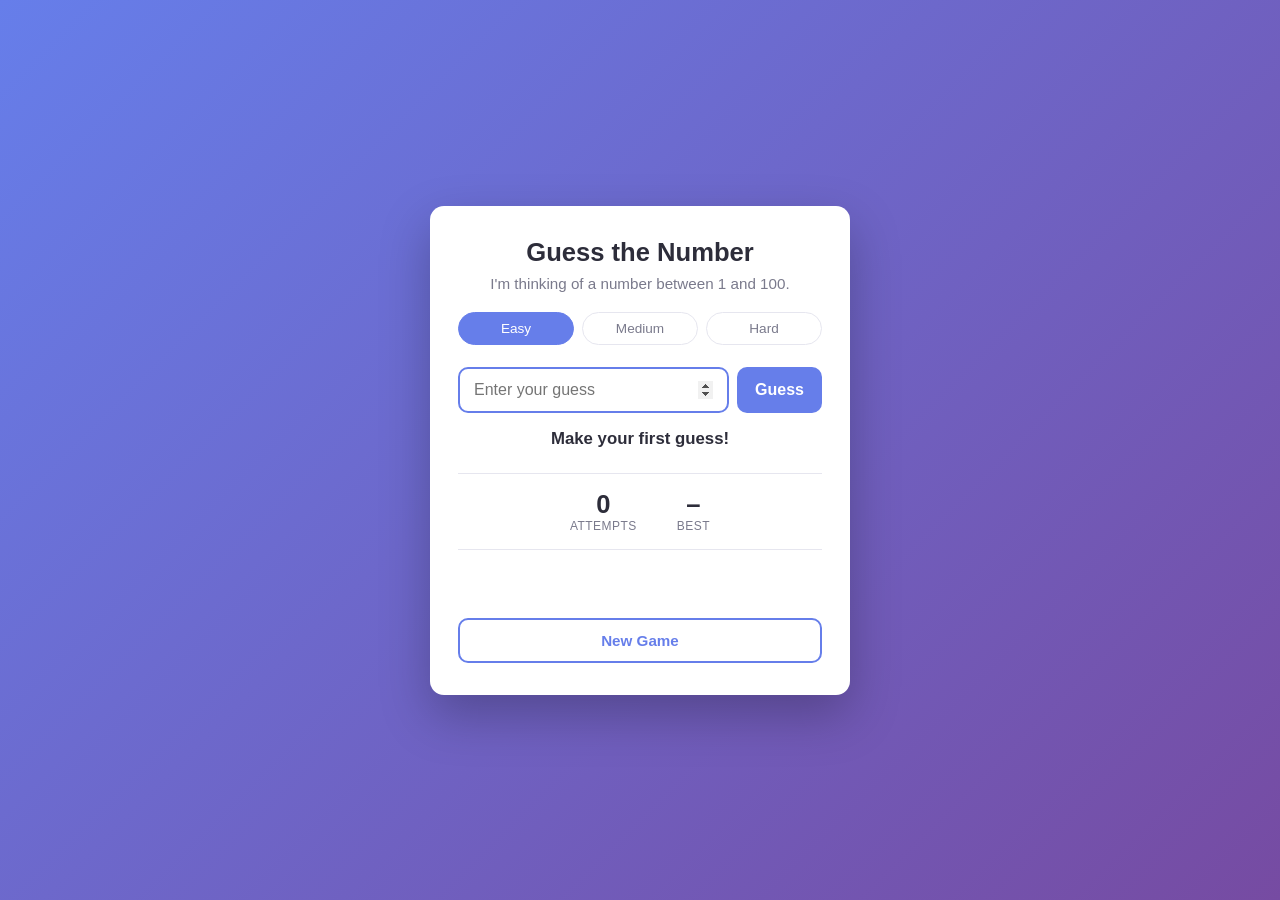
<file: index.html>
<!DOCTYPE html>
<html lang="en">
<head>
<meta charset="UTF-8">
<meta name="viewport" content="width=device-width, initial-scale=1.0">
<title>Guess the Number</title>
<link rel="stylesheet" href="style.css">
</head>
<body>
  <main class="card">
    <h1>Guess the Number</h1>
    <p class="subtitle">I'm thinking of a number between <span id="rangeText">1 and 100</span>.</p>

    <div class="difficulty" role="group" aria-label="Difficulty">
      <button class="diff-btn active" data-min="1" data-max="50">Easy</button>
      <button class="diff-btn" data-min="1" data-max="100">Medium</button>
      <button class="diff-btn" data-min="1" data-max="500">Hard</button>
    </div>

    <form id="guessForm" class="guess-form">
      <input
        type="number"
        id="guessInput"
        placeholder="Enter your guess"
        autocomplete="off"
        required
      >
      <button type="submit">Guess</button>
    </form>

    <p id="feedback" class="feedback" aria-live="polite">Make your first guess!</p>

    <div class="stats">
      <div class="stat">
        <span class="stat-value" id="attempts">0</span>
        <span class="stat-label">Attempts</span>
      </div>
      <div class="stat">
        <span class="stat-value" id="best">–</span>
        <span class="stat-label">Best</span>
      </div>
    </div>

    <div class="history" id="history"></div>

    <button id="resetBtn" class="reset-btn">New Game</button>
  </main>

  <script src="script.js"></script>
</body>
</html>
</file>
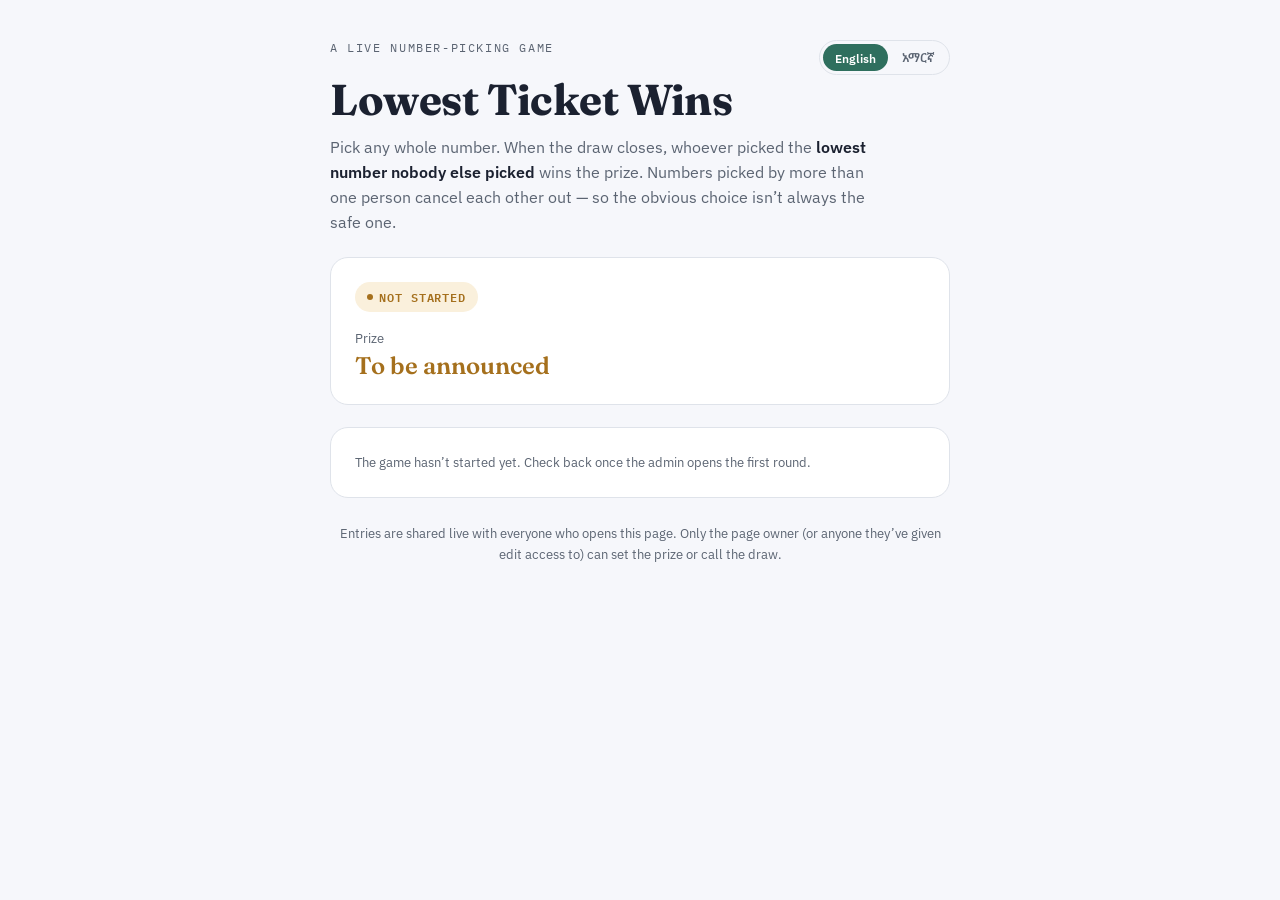
<file: lowest-ticket-wins/index.html>
<!DOCTYPE html>
<html lang="en">
<head>
<meta charset="UTF-8">
<meta name="viewport" content="width=device-width, initial-scale=1.0">
<title>Lowest Ticket Wins</title>
<link rel="preconnect" href="https://fonts.gstatic.com" crossorigin>
<link rel="stylesheet" href="https://fonts.googleapis.com/css2?family=Fraunces:opsz,wght@9..144,500;9..144,600;9..144,700&family=IBM+Plex+Sans:wght@400;500;600&family=IBM+Plex+Mono:wght@400;500;600&family=Noto+Sans+Ethiopic:wght@400;500;600;700&display=swap">
<style>
  :root {
    --bg: #f6f7fb;
    --surface: #ffffff;
    --surface-2: #eef1f6;
    --ink: #1b2130;
    --muted: #5b6472;
    --line: #dfe3ea;
    --accent: #2f6f5e;
    --accent-ink: #1d4a3d;
    --accent-soft: #e3efe9;
    --gold: #a5701d;
    --gold-soft: #faf0dc;
    --danger: #ab3b34;
    --danger-soft: #fbe9e8;
    color-scheme: light;
  }

  @media (prefers-color-scheme: dark) {
    :root:not([data-theme="light"]) {
      --bg: #10131a;
      --surface: #171b24;
      --surface-2: #1e2330;
      --ink: #eef0f4;
      --muted: #99a1ae;
      --line: #2a3040;
      --accent: #4fbfa0;
      --accent-ink: #bdf0dd;
      --accent-soft: #1b322c;
      --gold: #f0a94e;
      --gold-soft: #3a2c14;
      --danger: #e2685f;
      --danger-soft: #3a1f1e;
      color-scheme: dark;
    }
  }

  :root[data-theme="dark"] {
    --bg: #10131a;
    --surface: #171b24;
    --surface-2: #1e2330;
    --ink: #eef0f4;
    --muted: #99a1ae;
    --line: #2a3040;
    --accent: #4fbfa0;
    --accent-ink: #bdf0dd;
    --accent-soft: #1b322c;
    --gold: #f0a94e;
    --gold-soft: #3a2c14;
    --danger: #e2685f;
    --danger-soft: #3a1f1e;
    color-scheme: dark;
  }

  * { box-sizing: border-box; }

  body {
    background: var(--bg);
    color: var(--ink);
    font-family: 'IBM Plex Sans', 'Noto Sans Ethiopic', system-ui, sans-serif;
    padding-inline: 20px;
    padding-block: 32px;
    -webkit-font-smoothing: antialiased;
  }

  .page {
    max-width: 620px;
    margin: 0 auto;
    display: flex;
    flex-direction: column;
    gap: 22px;
  }

  .top-row {
    display: flex;
    align-items: flex-start;
    justify-content: space-between;
    gap: 16px;
    flex-wrap: wrap;
  }

  .lang-switch {
    display: inline-flex;
    border: 1px solid var(--line);
    border-radius: 999px;
    padding: 3px;
    gap: 2px;
    flex: none;
  }

  .lang-btn {
    appearance: none;
    border: none;
    background: transparent;
    color: var(--muted);
    font-family: 'IBM Plex Sans', 'Noto Sans Ethiopic', system-ui, sans-serif;
    font-size: 0.78rem;
    font-weight: 600;
    padding: 5px 12px;
    border-radius: 999px;
    cursor: pointer;
  }

  .lang-btn.active { background: var(--accent); color: #ffffff; }

  .eyebrow {
    font-family: 'IBM Plex Mono', monospace;
    font-size: 0.72rem;
    letter-spacing: 0.14em;
    text-transform: uppercase;
    color: var(--muted);
    margin: 0 0 6px;
  }

  h1 {
    font-family: 'Fraunces', 'Noto Sans Ethiopic', serif;
    font-weight: 700;
    font-size: clamp(2rem, 6vw, 2.7rem);
    line-height: 1.15;
    letter-spacing: -0.01em;
    margin: 0 0 10px;
    text-wrap: balance;
  }

  .rules {
    color: var(--muted);
    font-size: 0.98rem;
    line-height: 1.6;
    max-width: 54ch;
    margin: 0;
  }

  .rules strong { color: var(--ink); font-weight: 600; }

  .card {
    background: var(--surface);
    border: 1px solid var(--line);
    border-radius: 18px;
    padding: 24px;
  }

  .status-row {
    display: flex;
    align-items: center;
    justify-content: space-between;
    gap: 12px;
    flex-wrap: wrap;
    margin-bottom: 18px;
  }

  .pill {
    display: inline-flex;
    align-items: center;
    gap: 6px;
    font-family: 'IBM Plex Mono', monospace;
    font-size: 0.72rem;
    font-weight: 600;
    letter-spacing: 0.08em;
    text-transform: uppercase;
    padding: 5px 12px;
    border-radius: 999px;
  }

  .pill::before {
    content: "";
    width: 6px;
    height: 6px;
    border-radius: 50%;
    background: currentColor;
  }

  .pill.open { background: var(--accent-soft); color: var(--accent-ink); }
  .pill.closed { background: var(--surface-2); color: var(--muted); }
  .pill.pending { background: var(--gold-soft); color: var(--gold); }

  .prize-block { display: flex; flex-direction: column; gap: 4px; }
  .prize-label { font-size: 0.8rem; color: var(--muted); }
  .prize-value {
    font-family: 'Fraunces', 'Noto Sans Ethiopic', serif;
    font-weight: 600;
    font-size: 1.5rem;
    color: var(--gold);
    text-wrap: balance;
  }

  .tally {
    font-family: 'IBM Plex Mono', 'Noto Sans Ethiopic', monospace;
    font-size: 0.85rem;
    color: var(--muted);
    font-variant-numeric: tabular-nums;
  }

  .tally b { color: var(--ink); font-weight: 600; }

  form.entry-form {
    display: flex;
    flex-direction: column;
    gap: 14px;
  }

  .field { display: flex; flex-direction: column; gap: 6px; }

  .field label {
    font-size: 0.8rem;
    font-weight: 500;
    color: var(--muted);
  }

  .field input {
    font-family: 'IBM Plex Sans', 'Noto Sans Ethiopic', system-ui, sans-serif;
    font-size: 1rem;
    padding: 11px 13px;
    border-radius: 10px;
    border: 1.5px solid var(--line);
    background: var(--bg);
    color: var(--ink);
  }

  .field input[name="number"] {
    font-family: 'IBM Plex Mono', monospace;
    font-variant-numeric: tabular-nums;
  }

  .field input:focus {
    outline: none;
    border-color: var(--accent);
  }

  .btn {
    appearance: none;
    border: none;
    border-radius: 10px;
    padding: 12px 18px;
    font-family: 'IBM Plex Sans', 'Noto Sans Ethiopic', system-ui, sans-serif;
    font-size: 0.95rem;
    font-weight: 600;
    cursor: pointer;
    transition: opacity 0.15s ease, transform 0.1s ease;
  }

  .btn:active { transform: scale(0.98); }
  .btn:disabled { opacity: 0.5; cursor: not-allowed; }

  .btn.primary { background: var(--accent); color: #ffffff; }
  .btn.primary:hover:not(:disabled) { opacity: 0.9; }

  .btn.gold { background: var(--gold); color: #ffffff; }
  .btn.gold:hover:not(:disabled) { opacity: 0.9; }

  .btn.ghost {
    background: transparent;
    border: 1.5px solid var(--line);
    color: var(--ink);
  }
  .btn.ghost:hover:not(:disabled) { border-color: var(--accent); }

  .btn.danger-ghost {
    background: transparent;
    border: 1.5px solid var(--line);
    color: var(--danger);
    padding: 6px 10px;
    font-size: 0.78rem;
  }
  .btn.danger-ghost:hover:not(:disabled) { border-color: var(--danger); background: var(--danger-soft); }

  .error-msg {
    font-size: 0.85rem;
    color: var(--danger);
    margin: 0;
  }

  .hint {
    font-size: 0.82rem;
    color: var(--muted);
    margin: 0;
    line-height: 1.6;
  }

  /* Ticket stub confirmation */
  .stub {
    position: relative;
    display: flex;
    align-items: center;
    gap: 18px;
    background: var(--accent-soft);
    border-radius: 14px;
    padding: 18px 20px;
  }

  .stub-number {
    font-family: 'IBM Plex Mono', monospace;
    font-size: 2rem;
    font-weight: 600;
    color: var(--accent-ink);
    font-variant-numeric: tabular-nums;
    line-height: 1;
  }

  .stub-copy { display: flex; flex-direction: column; gap: 3px; }
  .stub-copy .headline { font-weight: 600; font-size: 0.95rem; }
  .stub-copy .sub { font-size: 0.82rem; color: var(--muted); line-height: 1.5; }

  /* Results */
  .winner-banner {
    display: flex;
    flex-direction: column;
    gap: 6px;
    padding: 20px;
    border-radius: 14px;
    background: var(--gold-soft);
    margin-bottom: 18px;
  }

  .winner-banner .label {
    font-family: 'IBM Plex Mono', monospace;
    font-size: 0.72rem;
    letter-spacing: 0.1em;
    text-transform: uppercase;
    color: var(--gold);
  }

  .winner-banner .name {
    font-family: 'Fraunces', 'Noto Sans Ethiopic', serif;
    font-weight: 700;
    font-size: 1.6rem;
  }

  .winner-banner .detail { color: var(--muted); font-size: 0.9rem; line-height: 1.55; }
  .winner-banner .detail b { color: var(--ink); font-family: 'IBM Plex Mono', monospace; }

  .no-winner {
    padding: 18px 20px;
    border-radius: 14px;
    background: var(--surface-2);
    color: var(--muted);
    font-size: 0.92rem;
    line-height: 1.55;
    margin-bottom: 18px;
  }

  table.entries {
    width: 100%;
    border-collapse: collapse;
    font-size: 0.9rem;
  }

  table.entries th {
    text-align: left;
    font-size: 0.72rem;
    letter-spacing: 0.06em;
    text-transform: uppercase;
    color: var(--muted);
    font-weight: 500;
    padding: 6px 8px;
    border-bottom: 1px solid var(--line);
  }

  table.entries td {
    padding: 9px 8px;
    border-bottom: 1px solid var(--line);
  }

  table.entries td.num {
    font-family: 'IBM Plex Mono', monospace;
    font-variant-numeric: tabular-nums;
  }

  table.entries tr.winning-row td { background: var(--gold-soft); font-weight: 600; }
  table.entries tr.dupe-row td.num { color: var(--muted); text-decoration: line-through; }

  .table-wrap { overflow-x: auto; }

  .empty-state {
    color: var(--muted);
    font-size: 0.9rem;
    padding: 6px 0 2px;
  }

  /* Admin booth */
  .admin-card {
    border: 1.5px dashed var(--line);
    border-radius: 18px;
    padding: 22px;
    background: var(--surface);
  }

  .admin-title {
    display: flex;
    align-items: center;
    gap: 8px;
    font-family: 'IBM Plex Mono', monospace;
    font-size: 0.75rem;
    letter-spacing: 0.1em;
    text-transform: uppercase;
    color: var(--muted);
    margin-bottom: 16px;
  }

  .admin-title .dot {
    width: 7px; height: 7px; border-radius: 50%;
    background: var(--gold);
  }

  .admin-row {
    display: flex;
    gap: 10px;
    flex-wrap: wrap;
    margin-top: 14px;
  }

  .admin-row .field { flex: 1 1 180px; }

  .admin-actions { display: flex; gap: 10px; flex-wrap: wrap; margin-top: 14px; }

  .admin-table-title {
    font-size: 0.8rem;
    color: var(--muted);
    margin: 20px 0 8px;
  }

  footer.note {
    color: var(--muted);
    font-size: 0.8rem;
    text-align: center;
    line-height: 1.6;
    padding-top: 4px;
  }

  @media (max-width: 420px) {
    .card, .admin-card { padding: 18px; }
    .stub { flex-direction: column; align-items: flex-start; gap: 8px; }
  }
</style>
</head>
<body>

<div class="page">
  <header>
    <div class="top-row">
      <p class="eyebrow" id="eyebrowText"></p>
      <div class="lang-switch" id="langSwitch">
        <button type="button" class="lang-btn" data-lang="en">English</button>
        <button type="button" class="lang-btn" data-lang="am">አማርኛ</button>
      </div>
    </div>
    <h1 id="titleText"></h1>
    <p class="rules" id="rulesText"></p>
  </header>

  <section class="card" id="statusCard">
    <div class="status-row">
      <span class="pill pending" id="statusPill">…</span>
      <span class="tally" id="tallyText"></span>
    </div>
    <div class="prize-block">
      <span class="prize-label" id="prizeLabel"></span>
      <span class="prize-value" id="prizeValue">—</span>
    </div>
  </section>

  <section class="card" id="playerCard"></section>

  <section class="card" id="resultsCard" hidden></section>

  <section class="admin-card" id="adminCard" hidden>
    <div class="admin-title"><span class="dot"></span> <span id="adminTitleText"></span></div>
    <div id="adminBody"></div>
  </section>

  <footer class="note" id="footerNote"></footer>
</div>

<script>
(function () {
  var LANG = {
    en: {
      eyebrow: 'A live number-picking game',
      title: 'Lowest Ticket Wins',
      rules: 'Pick any whole number. When the draw closes, whoever picked the <strong>lowest number nobody else picked</strong> wins the prize. Numbers picked by more than one person cancel each other out — so the obvious choice isn’t always the safe one.',
      loading: '…',
      notStarted: 'Not started',
      roundOpen: 'Round open',
      roundClosed: 'Round closed',
      prizeLabel: 'Prize',
      tbd: 'To be announced',
      tallyOpen: '<b>{n}</b> {tickets} in so far',
      tallyClosed: '<b>{n}</b> {tickets} total',
      ticketSingular: 'ticket',
      ticketPlural: 'tickets',
      notStartedHint: 'The game hasn’t started yet. Check back once the admin opens the first round.',
      closedHint: 'This round is closed. See the results below.',
      stubHeadline: 'You’re in, {name}.',
      stubSub: 'Your ticket is locked in for this round. Results appear here once the draw closes.',
      labelName: 'Your name',
      labelNumber: 'Your number',
      errorName: 'Enter your name so we know who to award the prize to.',
      errorNumber: 'Enter a whole number between 1 and 1,000,000.',
      submit: 'Submit ticket',
      genericError: 'Could not submit your ticket. Try again.',
      winnerLabel: 'Winner',
      winnerDetail: 'Picked {number} — the lowest number nobody else chose. Prize: {prize}.',
      noWinner: 'No unique number this round — every number was picked more than once, so nobody wins. Better luck next round.',
      colName: 'Name',
      colNumber: 'Number',
      noTicketsRound: 'No tickets were submitted this round.',
      adminTitle: 'Admin controls — only you see this',
      adminPrizeRound1: 'Prize for round 1',
      adminPrizePlaceholder: 'e.g. $25 gift card',
      adminStartRound1: 'Start round 1',
      adminPrize: 'Prize',
      adminUpdatePrize: 'Update prize',
      adminCloseRound: 'Close round & draw winner',
      adminNewRound: 'Start new round',
      adminEntriesTitle: 'Round {n} entries ({count})',
      adminNoEntries: 'No entries yet.',
      adminRemove: 'Remove',
      footer: 'Entries are shared live with everyone who opens this page. Only the page owner (or anyone they’ve given edit access to) can set the prize or call the draw.',
      liveUnavailable: 'Live game data isn’t available in this view. Open this page on claude.ai to play.',
    },
    am: {
      eyebrow: 'የቀጥታ ቁጥር መረጣ ጨዋታ',
      title: 'ዝቅተኛ ትኬት ያሸንፋል',
      rules: 'ማንኛውንም ሙሉ ቁጥር ይምረጡ። ዕጣው ሲዘጋ፣ ማንም ሌላ ያልመረጠውን <strong>ዝቅተኛ ቁጥር</strong> የመረጠ ሰው ሽልማቱን ያሸንፋል። ከአንድ በላይ በሆኑ ሰዎች የተመረጡ ቁጥሮች እርስ በርስ ይሰረዛሉ — ስለዚህ ግልጽ የሚመስለው ምርጫ ሁልጊዜ ደህንነቱ የተጠበቀ አይደለም።',
      loading: '…',
      notStarted: 'ገና አልጀመረም',
      roundOpen: 'ዙር ክፍት ነው',
      roundClosed: 'ዙር ተዘግቷል',
      prizeLabel: 'ሽልማት',
      tbd: 'በኋላ ይገለጻል',
      tallyOpen: 'እስካሁን <b>{n}</b> {tickets} ገብተዋል',
      tallyClosed: 'በአጠቃላይ <b>{n}</b> {tickets}',
      ticketSingular: 'ትኬት',
      ticketPlural: 'ትኬቶች',
      notStartedHint: 'ጨዋታው ገና አልጀመረም። አስተዳዳሪው የመጀመሪያውን ዙር እስኪከፍት ድረስ ቆይተው ይመልከቱ።',
      closedHint: 'ይህ ዙር ተዘግቷል። ውጤቱን ከታች ይመልከቱ።',
      stubHeadline: 'ገብተዋል፣ {name}።',
      stubSub: 'ትኬትዎ ለዚህ ዙር ተመዝግቧል። ዕጣው ሲዘጋ ውጤቱ እዚህ ይታያል።',
      labelName: 'ስምዎ',
      labelNumber: 'ቁጥርዎ',
      errorName: 'ሽልማቱን ለማን መስጠት እንደሚገባ እንድናውቅ ስምዎን ያስገቡ።',
      errorNumber: 'ከ1 እስከ 1,000,000 ያለ ሙሉ ቁጥር ያስገቡ።',
      submit: 'ትኬት አስገባ',
      genericError: 'ትኬትዎን ማስገባት አልተቻለም። እንደገና ይሞክሩ።',
      winnerLabel: 'አሸናፊ',
      winnerDetail: '{number}ን መርጠዋል — ማንም ያልመረጠው ዝቅተኛ ቁጥር። ሽልማት፦ {prize}።',
      noWinner: 'በዚህ ዙር ልዩ ቁጥር አልነበረም — እያንዳንዱ ቁጥር ከአንድ ጊዜ በላይ ተመርጧል፣ ስለዚህ ማንም አላሸነፈም። በሚቀጥለው ዙር መልካም እድል።',
      colName: 'ስም',
      colNumber: 'ቁጥር',
      noTicketsRound: 'በዚህ ዙር ምንም ትኬት አልገባም።',
      adminTitle: 'የአስተዳዳሪ መቆጣጠሪያ — እርስዎ ብቻ ይህን ያዩታል',
      adminPrizeRound1: 'ለዙር 1 ሽልማት',
      adminPrizePlaceholder: 'ለምሳሌ የ$25 ስጦታ ካርድ',
      adminStartRound1: 'ዙር 1ን ጀምር',
      adminPrize: 'ሽልማት',
      adminUpdatePrize: 'ሽልማት አዘምን',
      adminCloseRound: 'ዙር ዝጋና አሸናፊ ምረጥ',
      adminNewRound: 'አዲስ ዙር ጀምር',
      adminEntriesTitle: 'የዙር {n} ግቤቶች ({count})',
      adminNoEntries: 'እስካሁን ምንም ግቤት የለም።',
      adminRemove: 'አስወግድ',
      footer: 'ግቤቶች ይህን ገጽ ለሚከፍት ለሁሉም በቀጥታ ይጋራሉ። የገጹ ባለቤት (ወይም የአርትዖት ፈቃድ የሰጣቸው ሰዎች) ብቻ ሽልማቱን ማዘጋጀት ወይም ዕጣውን መዝጋት ይችላሉ።',
      liveUnavailable: 'የቀጥታ ጨዋታ መረጃ በዚህ እይታ አልተገኘም። ለመጫወት claude.ai ላይ ይህን ገጽ ይክፈቱ።',
    }
  };

  function detectLang() {
    try {
      var saved = localStorage.getItem('lowestTicket.lang');
      if (saved === 'am' || saved === 'en') return saved;
    } catch (e) { /* ignore */ }
    var nav = ((navigator.language || navigator.userLanguage || '') + '').toLowerCase();
    return nav.indexOf('am') === 0 ? 'am' : 'en';
  }

  function t(key, vars) {
    var dict = LANG[state.lang] || LANG.en;
    var str = dict[key] != null ? dict[key] : (LANG.en[key] || key);
    if (vars) {
      Object.keys(vars).forEach(function (k) {
        str = str.split('{' + k + '}').join(vars[k]);
      });
    }
    return str;
  }

  var els = {
    eyebrowText: document.getElementById('eyebrowText'),
    titleText: document.getElementById('titleText'),
    rulesText: document.getElementById('rulesText'),
    langSwitch: document.getElementById('langSwitch'),
    statusPill: document.getElementById('statusPill'),
    tallyText: document.getElementById('tallyText'),
    prizeLabel: document.getElementById('prizeLabel'),
    prizeValue: document.getElementById('prizeValue'),
    playerCard: document.getElementById('playerCard'),
    resultsCard: document.getElementById('resultsCard'),
    adminCard: document.getElementById('adminCard'),
    adminTitleText: document.getElementById('adminTitleText'),
    adminBody: document.getElementById('adminBody'),
    footerNote: document.getElementById('footerNote'),
  };

  var state = {
    lang: detectLang(),
    dbReady: false,
    isAdmin: false,
    gameExists: false,
    game: null, // { status, prize, roundId, winner, updatedAt }
    entries: [], // [{ id, name, number, roundId, submittedAt }]
    mySubmission: loadMySubmission(),
    submitting: false,
    submitError: '',
    adminPrizeDraft: '',
    adminBusy: false,
  };

  function setLang(lang) {
    if (lang !== 'en' && lang !== 'am') return;
    state.lang = lang;
    try { localStorage.setItem('lowestTicket.lang', lang); } catch (e) { /* ignore */ }
    renderStaticText();
    render();
  }

  Array.prototype.forEach.call(els.langSwitch.querySelectorAll('.lang-btn'), function (btn) {
    btn.addEventListener('click', function () { setLang(btn.getAttribute('data-lang')); });
  });

  function loadMySubmission() {
    try {
      var raw = localStorage.getItem('lowestTicket.mySubmission');
      return raw ? JSON.parse(raw) : null;
    } catch (e) {
      return null;
    }
  }

  function saveMySubmission(sub) {
    try {
      localStorage.setItem('lowestTicket.mySubmission', JSON.stringify(sub));
    } catch (e) { /* ignore */ }
  }

  function escapeHtml(str) {
    var div = document.createElement('div');
    div.textContent = str == null ? '' : String(str);
    return div.innerHTML;
  }

  function currentRoundEntries() {
    if (!state.game) return [];
    return state.entries.filter(function (e) { return e.roundId === state.game.roundId; });
  }

  function computeWinner(entries) {
    var counts = {};
    entries.forEach(function (e) {
      counts[e.number] = (counts[e.number] || 0) + 1;
    });
    var uniqueNums = Object.keys(counts)
      .filter(function (n) { return counts[n] === 1; })
      .map(Number);
    if (!uniqueNums.length) return null;
    var lowest = Math.min.apply(null, uniqueNums);
    var winEntry = entries.find(function (e) { return e.number === lowest; });
    return winEntry ? { name: winEntry.name, number: lowest } : null;
  }

  function renderStaticText() {
    document.body.lang = state.lang;
    els.eyebrowText.textContent = t('eyebrow');
    els.titleText.textContent = t('title');
    els.rulesText.innerHTML = t('rules');
    els.prizeLabel.textContent = t('prizeLabel');
    els.adminTitleText.textContent = t('adminTitle');
    els.footerNote.textContent = t('footer');
    Array.prototype.forEach.call(els.langSwitch.querySelectorAll('.lang-btn'), function (btn) {
      btn.classList.toggle('active', btn.getAttribute('data-lang') === state.lang);
    });
  }

  function render() {
    renderStatus();
    renderPlayerCard();
    renderResultsCard();
    renderAdminCard();
  }

  function renderStatus() {
    var round = currentRoundEntries();
    if (!state.gameExists) {
      els.statusPill.className = 'pill pending';
      els.statusPill.textContent = t('notStarted');
      els.prizeValue.textContent = t('tbd');
      els.tallyText.textContent = '';
      return;
    }
    var open = state.game.status === 'open';
    els.statusPill.className = 'pill ' + (open ? 'open' : 'closed');
    els.statusPill.textContent = open ? t('roundOpen') : t('roundClosed');
    els.prizeValue.textContent = state.game.prize || t('tbd');
    var ticketWord = round.length === 1 ? t('ticketSingular') : t('ticketPlural');
    els.tallyText.innerHTML = t(open ? 'tallyOpen' : 'tallyClosed', { n: round.length, tickets: ticketWord });
  }

  function renderPlayerCard() {
    if (!state.gameExists) {
      els.playerCard.innerHTML = '<p class="hint">' + escapeHtml(t('notStartedHint')) + '</p>';
      return;
    }

    var already = state.mySubmission && state.mySubmission.roundId === state.game.roundId
      ? state.mySubmission
      : null;

    if (state.game.status !== 'open') {
      els.playerCard.innerHTML = '<p class="hint">' + escapeHtml(t('closedHint')) + '</p>';
      return;
    }

    if (already) {
      els.playerCard.innerHTML =
        '<div class="stub">' +
          '<div class="stub-number">' + escapeHtml(already.number) + '</div>' +
          '<div class="stub-copy">' +
            '<span class="headline">' + escapeHtml(t('stubHeadline', { name: already.name })) + '</span>' +
            '<span class="sub">' + escapeHtml(t('stubSub')) + '</span>' +
          '</div>' +
        '</div>';
      return;
    }

    els.playerCard.innerHTML =
      '<form class="entry-form" id="entryForm">' +
        '<div class="field">' +
          '<label for="entryName">' + escapeHtml(t('labelName')) + '</label>' +
          '<input id="entryName" name="name" type="text" maxlength="40" autocomplete="off" required>' +
        '</div>' +
        '<div class="field">' +
          '<label for="entryNumber">' + escapeHtml(t('labelNumber')) + '</label>' +
          '<input id="entryNumber" name="number" type="number" step="1" min="1" max="1000000" inputmode="numeric" required>' +
        '</div>' +
        (state.submitError ? '<p class="error-msg">' + escapeHtml(state.submitError) + '</p>' : '') +
        '<button type="submit" class="btn primary" id="submitBtn">' + escapeHtml(t('submit')) + '</button>' +
      '</form>';

    var form = document.getElementById('entryForm');
    var btn = document.getElementById('submitBtn');
    if (state.submitting) btn.disabled = true;

    form.addEventListener('submit', function (ev) {
      ev.preventDefault();
      if (state.submitting) return;
      var name = form.elements.name.value.trim();
      var numberRaw = form.elements.number.value;
      var number = Math.trunc(Number(numberRaw));

      if (!name) {
        state.submitError = t('errorName');
        render();
        return;
      }
      if (!Number.isFinite(number) || String(numberRaw).trim() === '' || number < 1 || number > 1000000) {
        state.submitError = t('errorNumber');
        render();
        return;
      }

      state.submitError = '';
      state.submitting = true;
      render();

      submitEntry(name, number)
        .then(function () {
          var sub = { name: name, number: number, roundId: state.game.roundId };
          state.mySubmission = sub;
          saveMySubmission(sub);
          state.submitting = false;
          render();
        })
        .catch(function (err) {
          state.submitting = false;
          state.submitError = (err && err.message) || t('genericError');
          render();
        });
    });
  }

  function renderResultsCard() {
    if (!state.gameExists || state.game.status !== 'closed') {
      els.resultsCard.hidden = true;
      return;
    }
    els.resultsCard.hidden = false;

    var round = currentRoundEntries().slice().sort(function (a, b) { return a.number - b.number; });
    var winner = state.game.winner;
    var counts = {};
    round.forEach(function (e) { counts[e.number] = (counts[e.number] || 0) + 1; });

    var banner = winner
      ? '<div class="winner-banner">' +
          '<span class="label">' + escapeHtml(t('winnerLabel')) + '</span>' +
          '<span class="name">' + escapeHtml(winner.name) + '</span>' +
          '<span class="detail">' + t('winnerDetail', {
            number: '<b>' + escapeHtml(winner.number) + '</b>',
            prize: escapeHtml(state.game.prize || t('tbd')),
          }) + '</span>' +
        '</div>'
      : '<div class="no-winner">' + escapeHtml(t('noWinner')) + '</div>';

    var rows = round.map(function (e) {
      var isWinner = winner && e.number === winner.number && e.name === winner.name;
      var isDupe = counts[e.number] > 1;
      return '<tr class="' + (isWinner ? 'winning-row' : isDupe ? 'dupe-row' : '') + '">' +
        '<td>' + escapeHtml(e.name) + '</td>' +
        '<td class="num">' + escapeHtml(e.number) + '</td>' +
      '</tr>';
    }).join('');

    els.resultsCard.innerHTML =
      banner +
      (round.length
        ? '<div class="table-wrap"><table class="entries"><thead><tr><th>' + escapeHtml(t('colName')) + '</th><th>' + escapeHtml(t('colNumber')) + '</th></tr></thead><tbody>' + rows + '</tbody></table></div>'
        : '<p class="empty-state">' + escapeHtml(t('noTicketsRound')) + '</p>');
  }

  function renderAdminCard() {
    if (!state.isAdmin) {
      els.adminCard.hidden = true;
      return;
    }
    els.adminCard.hidden = false;

    var round = currentRoundEntries().slice().sort(function (a, b) { return a.submittedAt < b.submittedAt ? -1 : 1; });
    var open = state.gameExists && state.game.status === 'open';
    var prizeDefault = state.gameExists ? (state.game.prize || '') : '';

    var html = '';

    if (!state.gameExists) {
      html +=
        '<div class="field">' +
          '<label for="adminPrizeStart">' + escapeHtml(t('adminPrizeRound1')) + '</label>' +
          '<input id="adminPrizeStart" type="text" maxlength="80" placeholder="' + escapeHtml(t('adminPrizePlaceholder')) + '" value="' + escapeHtml(state.adminPrizeDraft) + '">' +
        '</div>' +
        '<div class="admin-actions">' +
          '<button class="btn gold" id="startRoundBtn"' + (state.adminBusy ? ' disabled' : '') + '>' + escapeHtml(t('adminStartRound1')) + '</button>' +
        '</div>';
    } else {
      html +=
        '<div class="admin-row">' +
          '<div class="field">' +
            '<label for="adminPrizeEdit">' + escapeHtml(t('adminPrize')) + '</label>' +
            '<input id="adminPrizeEdit" type="text" maxlength="80" value="' + escapeHtml(prizeDefault) + '">' +
          '</div>' +
        '</div>' +
        '<div class="admin-actions">' +
          '<button class="btn ghost" id="updatePrizeBtn"' + (state.adminBusy ? ' disabled' : '') + '>' + escapeHtml(t('adminUpdatePrize')) + '</button>' +
          (open
            ? '<button class="btn gold" id="closeRoundBtn"' + (state.adminBusy || !round.length ? ' disabled' : '') + '>' + escapeHtml(t('adminCloseRound')) + '</button>'
            : '<button class="btn primary" id="newRoundBtn"' + (state.adminBusy ? ' disabled' : '') + '>' + escapeHtml(t('adminNewRound')) + '</button>') +
        '</div>' +
        '<p class="admin-table-title">' + escapeHtml(t('adminEntriesTitle', { n: state.game.roundId, count: round.length })) + '</p>' +
        (round.length
          ? '<div class="table-wrap"><table class="entries"><thead><tr><th>' + escapeHtml(t('colName')) + '</th><th>' + escapeHtml(t('colNumber')) + '</th><th></th></tr></thead><tbody>' +
              round.map(function (e) {
                return '<tr><td>' + escapeHtml(e.name) + '</td><td class="num">' + escapeHtml(e.number) + '</td>' +
                  '<td><button class="btn danger-ghost" data-remove="' + escapeHtml(e.id) + '">' + escapeHtml(t('adminRemove')) + '</button></td></tr>';
              }).join('') +
            '</tbody></table></div>'
          : '<p class="empty-state">' + escapeHtml(t('adminNoEntries')) + '</p>');
    }

    els.adminBody.innerHTML = html;

    var startBtn = document.getElementById('startRoundBtn');
    if (startBtn) {
      startBtn.addEventListener('click', function () {
        var prizeInput = document.getElementById('adminPrizeStart');
        runAdminAction(function () { return startNewRound(prizeInput.value.trim()); });
      });
    }

    var updateBtn = document.getElementById('updatePrizeBtn');
    if (updateBtn) {
      updateBtn.addEventListener('click', function () {
        var prizeInput = document.getElementById('adminPrizeEdit');
        runAdminAction(function () { return updatePrize(prizeInput.value.trim()); });
      });
    }

    var closeBtn = document.getElementById('closeRoundBtn');
    if (closeBtn) {
      closeBtn.addEventListener('click', function () {
        runAdminAction(closeRound);
      });
    }

    var newRoundBtn = document.getElementById('newRoundBtn');
    if (newRoundBtn) {
      newRoundBtn.addEventListener('click', function () {
        var prizeInput = document.getElementById('adminPrizeEdit');
        runAdminAction(function () { return startNewRound(prizeInput.value.trim()); });
      });
    }

    Array.prototype.forEach.call(document.querySelectorAll('[data-remove]'), function (btn) {
      btn.addEventListener('click', function () {
        runAdminAction(function () { return removeEntry(btn.getAttribute('data-remove')); });
      });
    });
  }

  function runAdminAction(fn) {
    if (state.adminBusy) return;
    state.adminBusy = true;
    render();
    Promise.resolve()
      .then(fn)
      .catch(function (err) {
        console.error(err);
      })
      .then(function () {
        state.adminBusy = false;
        render();
      });
  }

  // -- db wiring --------------------------------------------------------

  var db, userCap, gameRef, entriesCol;

  function submitEntry(name, number) {
    return entriesCol.add({
      name: name,
      number: number,
      roundId: state.game.roundId,
      submittedAt: new Date().toISOString(),
    });
  }

  function updatePrize(prize) {
    return gameRef.update({ prize: prize, updatedAt: new Date().toISOString() });
  }

  function startNewRound(prize) {
    var nextRoundId = (state.game && state.game.roundId ? state.game.roundId : 0) + 1;
    var staleEntries = state.entries.slice();
    return gameRef.set({
      status: 'open',
      prize: prize,
      roundId: nextRoundId,
      winner: null,
      updatedAt: new Date().toISOString(),
    }).then(function () {
      return Promise.allSettled(staleEntries.map(function (e) {
        return entriesCol.doc(e.id).delete();
      }));
    });
  }

  function closeRound() {
    var round = currentRoundEntries();
    var winner = computeWinner(round);
    return gameRef.update({
      status: 'closed',
      winner: winner,
      updatedAt: new Date().toISOString(),
    });
  }

  function removeEntry(id) {
    return entriesCol.doc(id).delete();
  }

  function boot() {
    renderStaticText();
    render();

    if (!window.claude || !window.claude.use) {
      state.dbReady = false;
      return;
    }

    Promise.all([window.claude.use('db'), window.claude.use('user')]).then(function (results) {
      db = results[0];
      userCap = results[1];

      if (!db) {
        els.playerCard.innerHTML = '<p class="hint">' + escapeHtml(t('liveUnavailable')) + '</p>';
        return;
      }

      gameRef = db.doc('game/state');
      entriesCol = db.collection('entries');

      if (userCap) {
        userCap.canEdit().then(function (canEdit) {
          state.isAdmin = !!canEdit;
          render();
        });
      }

      gameRef.onSnapshot(function (snap) {
        state.gameExists = snap.exists;
        state.game = snap.exists ? snap.data() : null;
        render();
      }, function (err) {
        console.error('game snapshot error', err);
      });

      entriesCol.limit(1000).onSnapshot(function (qs) {
        state.entries = qs.docs.map(function (d) {
          var data = d.data();
          return {
            id: d.id,
            name: data.name,
            number: data.number,
            roundId: data.roundId,
            submittedAt: data.submittedAt,
          };
        });
        render();
      }, function (err) {
        console.error('entries snapshot error', err);
      });
    });
  }

  boot();
})();
</script>
</body>
</html>
</file>
<file: style.css>
:root {
  --bg-start: #667eea;
  --bg-end: #764ba2;
  --card-bg: #ffffff;
  --text: #2d2d3a;
  --muted: #7a7a8c;
  --accent: #667eea;
  --accent-dark: #5546c9;
  --success: #2fb673;
  --warning: #e0a800;
  --danger: #e05260;
  --border: #e6e6ef;
  --radius: 14px;
}

* {
  box-sizing: border-box;
}

body {
  margin: 0;
  min-height: 100vh;
  display: flex;
  align-items: center;
  justify-content: center;
  padding: 24px;
  font-family: -apple-system, BlinkMacSystemFont, "Segoe UI", Roboto, Helvetica, Arial, sans-serif;
  background: linear-gradient(135deg, var(--bg-start), var(--bg-end));
  color: var(--text);
}

.card {
  width: 100%;
  max-width: 420px;
  background: var(--card-bg);
  border-radius: var(--radius);
  padding: 32px 28px;
  box-shadow: 0 20px 50px rgba(0, 0, 0, 0.25);
  text-align: center;
}

h1 {
  margin: 0 0 8px;
  font-size: 1.6rem;
}

.subtitle {
  margin: 0 0 20px;
  color: var(--muted);
  font-size: 0.95rem;
}

.difficulty {
  display: flex;
  gap: 8px;
  justify-content: center;
  margin-bottom: 22px;
}

.diff-btn {
  flex: 1;
  padding: 8px 0;
  border: 1px solid var(--border);
  background: #fff;
  color: var(--muted);
  border-radius: 999px;
  font-size: 0.85rem;
  cursor: pointer;
  transition: background 0.15s ease, color 0.15s ease, border-color 0.15s ease;
}

.diff-btn:hover {
  border-color: var(--accent);
}

.diff-btn.active {
  background: var(--accent);
  border-color: var(--accent);
  color: #fff;
}

.guess-form {
  display: flex;
  gap: 8px;
  margin-bottom: 16px;
}

#guessInput {
  flex: 1;
  padding: 12px 14px;
  border: 2px solid var(--border);
  border-radius: 10px;
  font-size: 1rem;
  min-width: 0;
  transition: border-color 0.15s ease;
}

#guessInput:focus {
  outline: none;
  border-color: var(--accent);
}

.guess-form button {
  padding: 12px 18px;
  border: none;
  border-radius: 10px;
  background: var(--accent);
  color: #fff;
  font-size: 1rem;
  font-weight: 600;
  cursor: pointer;
  transition: background 0.15s ease, transform 0.1s ease;
}

.guess-form button:hover {
  background: var(--accent-dark);
}

.guess-form button:active {
  transform: scale(0.97);
}

.feedback {
  min-height: 24px;
  font-weight: 600;
  margin: 0 0 20px;
  font-size: 1.05rem;
}

.feedback.high { color: var(--warning); }
.feedback.low { color: var(--accent); }
.feedback.win { color: var(--success); }
.feedback.error { color: var(--danger); }

.stats {
  display: flex;
  justify-content: center;
  gap: 40px;
  margin-bottom: 18px;
  padding: 16px 0;
  border-top: 1px solid var(--border);
  border-bottom: 1px solid var(--border);
}

.stat {
  display: flex;
  flex-direction: column;
}

.stat-value {
  font-size: 1.6rem;
  font-weight: 700;
}

.stat-label {
  font-size: 0.75rem;
  color: var(--muted);
  text-transform: uppercase;
  letter-spacing: 0.04em;
}

.history {
  display: flex;
  flex-wrap: wrap;
  gap: 6px;
  justify-content: center;
  min-height: 30px;
  margin-bottom: 20px;
}

.history-chip {
  padding: 4px 10px;
  border-radius: 999px;
  font-size: 0.8rem;
  font-weight: 600;
  background: #f1f1f8;
  color: var(--muted);
}

.history-chip.low { background: #eaf0fe; color: var(--accent-dark); }
.history-chip.high { background: #fff6e0; color: #a67900; }
.history-chip.win { background: #e4f8ee; color: var(--success); }

.reset-btn {
  width: 100%;
  padding: 12px 0;
  border: 2px solid var(--accent);
  border-radius: 10px;
  background: transparent;
  color: var(--accent);
  font-size: 0.95rem;
  font-weight: 600;
  cursor: pointer;
  transition: background 0.15s ease, color 0.15s ease;
}

.reset-btn:hover {
  background: var(--accent);
  color: #fff;
}

@media (max-width: 400px) {
  .card {
    padding: 24px 18px;
  }
}
</file>
